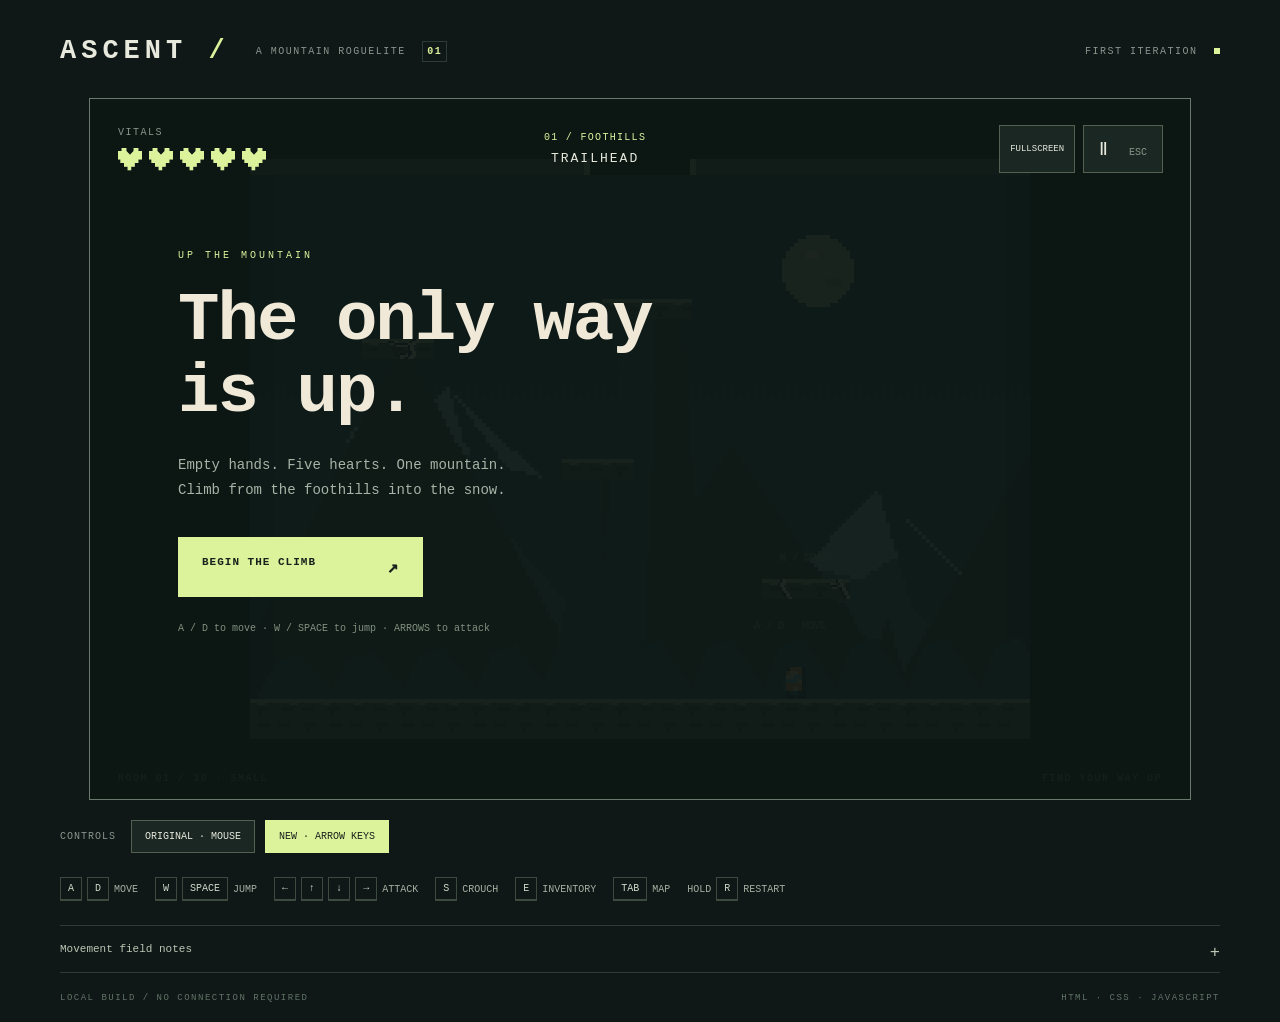
<file: index.html>
<!doctype html>
<html lang="en">
<head>
  <meta charset="utf-8">
  <meta name="viewport" content="width=device-width, initial-scale=1">
  <title>Ascent — platformer prototype</title>
  <link rel="stylesheet" href="style.css">
</head>
<body>
  <main>
    <header><a class="brand" href="index.html">ASCENT<span> / </span></a><span class="edition">A MOUNTAIN ROGUELITE <b>01</b></span><span id="dev-indicator" hidden role="status" style="color:#f1c797;font:12px monospace">DEV MODE · INVINCIBLE</span><span class="build">FIRST ITERATION <i></i></span></header>
    <div id="game-display"><section class="game-shell" aria-label="Ascent game">
      <div class="hud"><div><div class="eyebrow">VITALS</div><div id="hearts" aria-label="10 of 10 hit points"></div></div><div class="location"><span id="floor-label">FLOOR 01</span><strong id="room-label">THE START</strong></div><div class="game-actions"><button id="fullscreen-button" aria-pressed="false" title="Toggle fullscreen">FULLSCREEN</button><button id="pause-button" title="Pause (Escape)">Ⅱ <span>ESC</span></button></div></div>
      <canvas id="game" width="1100" height="700" tabindex="0" aria-label="Platformer. A and D move, W or Space jumps, S crouches, arrow keys attack. Full controls below."></canvas>
      <div id="dev-controls" hidden aria-label="Developer settings">
        <span>DEV</span><span>Damage</span><button id="dev-damage-down" aria-label="Decrease developer damage">−</button><output id="dev-damage-value">3</output><button id="dev-damage-up" aria-label="Increase developer damage">+</button>
        <span>Flight</span><button id="dev-speed-down" aria-label="Decrease flight speed">−</button><output id="dev-speed-value">1×</output><button id="dev-speed-up" aria-label="Increase flight speed">+</button><button id="dev-reset">RESET</button>
      </div>
      <div class="room-caption"><span id="room-coordinate">ROOM 01</span><span id="room-note">FIND YOUR WAY UP</span></div>
      <div class="overlay" id="overlay"><div class="panel"><div class="eyebrow" id="overlay-kicker">UP THE MOUNTAIN</div><h1 id="overlay-title">The only way<br>is up.</h1><p id="overlay-copy">Empty hands. Five hearts. One mountain.<br>Climb from the foothills into the snow.</p><button class="primary" id="overlay-action">BEGIN THE CLIMB <span>↗</span></button><p class="small" id="overlay-foot">A / D to move · W / SPACE to jump · ARROWS to attack</p></div></div>
    </section></div>
    <footer><div class="scheme-picker" role="group" aria-label="Control scheme"><span>CONTROLS</span><button id="scheme-original" aria-pressed="false">ORIGINAL · MOUSE</button><button id="scheme-new" aria-pressed="true">NEW · ARROW KEYS</button></div><div class="controls"><span><kbd>A</kbd><kbd>D</kbd> MOVE</span><span><kbd>W</kbd><kbd>SPACE</kbd> JUMP</span><span><kbd>←</kbd><kbd>↑</kbd><kbd>↓</kbd><kbd>→</kbd> ATTACK</span><span><kbd>S</kbd> CROUCH</span><span><kbd>E</kbd> INVENTORY</span><span><kbd>TAB</kbd> MAP</span><span>HOLD <kbd>R</kbd> RESTART</span></div><details><summary>Movement field notes <span>+</span></summary><div class="notes"><p><b>Downward movement</b>Press Down Arrow in the air to attack down and pogo on enemies or projectiles. Hold S + Space to drop through a thin platform. Crouching keeps you from walking off an edge.</p><p><b>Walls & ledges</b>Touch visible rock to slide; open cliff edges cannot be gripped. Hold toward rock to slide slower, or hold S to stop. W or Space wall-jumps or pulls you onto a grabbed ledge.</p><p><b>Your climb</b>Walk through gaps in the side walls, jump through ceiling openings, or drop through floor openings. Defeat the boss in the final room to reach the next mountain section. Item and shop rooms end separate branching paths and remain placeholders.</p></div></details><div class="bottom-line"><span>LOCAL BUILD / NO CONNECTION REQUIRED</span><span>HTML · CSS · JAVASCRIPT</span></div></footer>
  </main>
  <script src="sprites.js"></script>
  <script src="room-layouts.js?v=room-variety-2"></script>
  <script src="game.js?v=room-variety-2"></script>
</body>
</html>
</file>
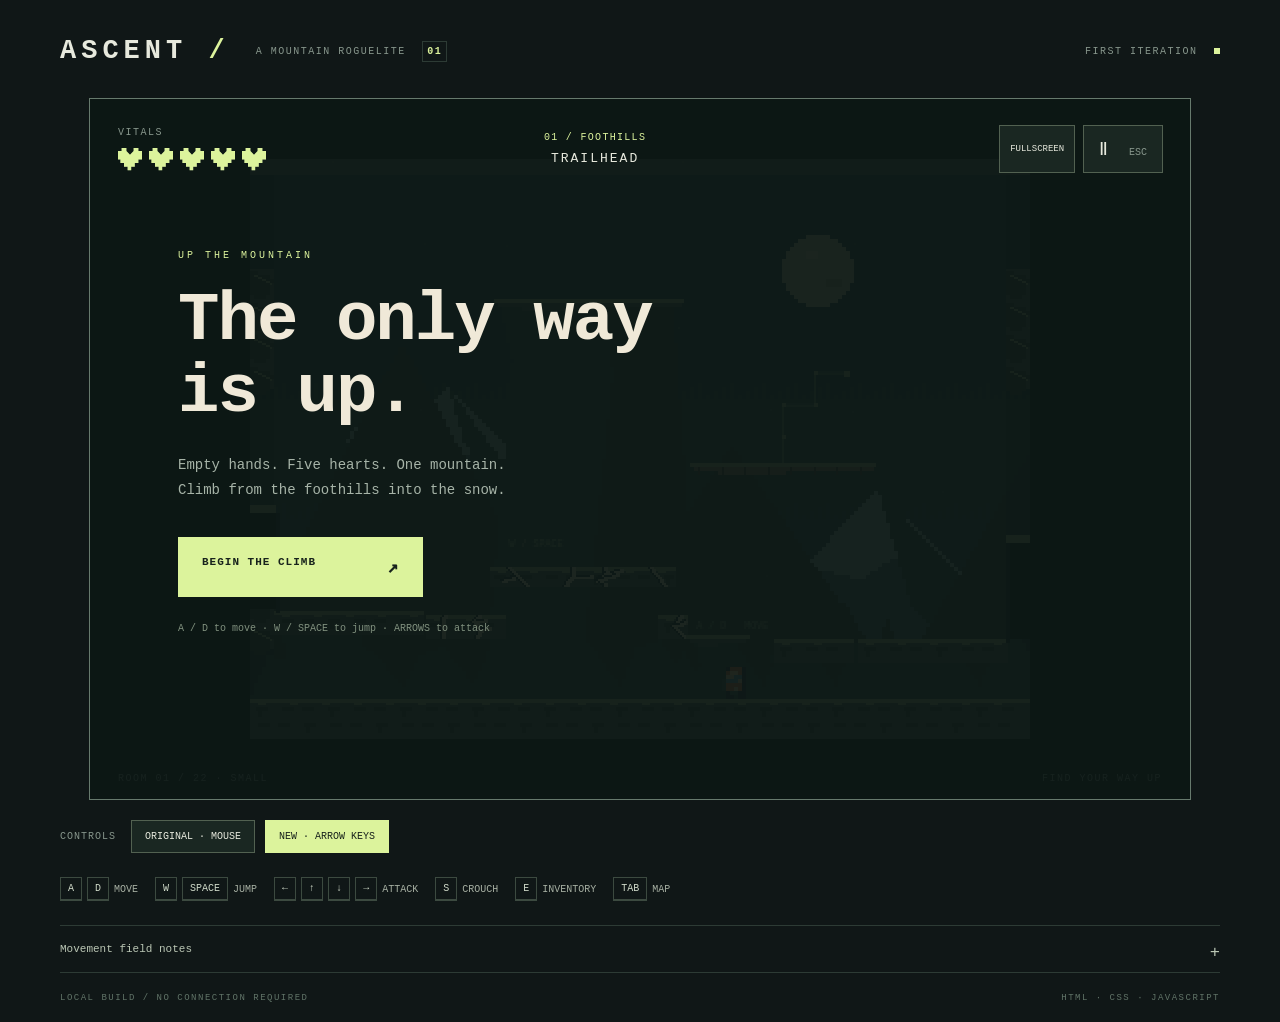
<file: outputs/index.html>
<!doctype html>
<html lang="en">
<head>
  <meta charset="utf-8">
  <meta name="viewport" content="width=device-width, initial-scale=1">
  <title>Ascent — platformer prototype</title>
  <link rel="stylesheet" href="style.css">
</head>
<body>
  <main>
    <header><a class="brand" href="index.html">ASCENT<span> / </span></a><span class="edition">A MOUNTAIN ROGUELITE <b>01</b></span><span id="dev-indicator" hidden role="status" style="color:#f1c797;font:12px monospace">DEV MODE · INVINCIBLE</span><span class="build">FIRST ITERATION <i></i></span></header>
    <div id="game-display"><section class="game-shell" aria-label="Ascent game">
      <div class="hud"><div><div class="eyebrow">VITALS</div><div id="hearts" aria-label="10 of 10 hit points"></div></div><div class="location"><span id="floor-label">FLOOR 01</span><strong id="room-label">THE START</strong></div><div class="game-actions"><button id="fullscreen-button" aria-pressed="false" title="Toggle fullscreen">FULLSCREEN</button><button id="pause-button" title="Pause (Escape)">Ⅱ <span>ESC</span></button></div></div>
      <canvas id="game" width="1100" height="700" tabindex="0" aria-label="Platformer. A and D move, W or Space jumps, S crouches, arrow keys attack. Full controls below."></canvas>
      <div id="dev-controls" hidden aria-label="Developer settings">
        <span>DEV</span><span>Damage</span><button id="dev-damage-down" aria-label="Decrease developer damage">−</button><output id="dev-damage-value">3</output><button id="dev-damage-up" aria-label="Increase developer damage">+</button>
        <span>Flight</span><button id="dev-speed-down" aria-label="Decrease flight speed">−</button><output id="dev-speed-value">1×</output><button id="dev-speed-up" aria-label="Increase flight speed">+</button><button id="dev-reset">RESET</button>
      </div>
      <div class="room-caption"><span id="room-coordinate">ROOM 01</span><span id="room-note">FIND YOUR WAY UP</span></div>
      <div class="overlay" id="overlay"><div class="panel"><div class="eyebrow" id="overlay-kicker">UP THE MOUNTAIN</div><h1 id="overlay-title">The only way<br>is up.</h1><p id="overlay-copy">Empty hands. Five hearts. One mountain.<br>Climb from the foothills into the snow.</p><button class="primary" id="overlay-action">BEGIN THE CLIMB <span>↗</span></button><p class="small" id="overlay-foot">A / D to move · W / SPACE to jump · ARROWS to attack</p></div></div>
    </section></div>
    <footer><div class="scheme-picker" role="group" aria-label="Control scheme"><span>CONTROLS</span><button id="scheme-original" aria-pressed="false">ORIGINAL · MOUSE</button><button id="scheme-new" aria-pressed="true">NEW · ARROW KEYS</button></div><div class="controls"><span><kbd>A</kbd><kbd>D</kbd> MOVE</span><span><kbd>W</kbd><kbd>SPACE</kbd> JUMP</span><span><kbd>←</kbd><kbd>↑</kbd><kbd>↓</kbd><kbd>→</kbd> ATTACK</span><span><kbd>S</kbd> CROUCH</span><span><kbd>E</kbd> INVENTORY</span><span><kbd>TAB</kbd> MAP</span></div><details><summary>Movement field notes <span>+</span></summary><div class="notes"><p><b>Downward movement</b>Press Down Arrow in the air to attack down and pogo on enemies or projectiles. Hold S + Space to drop through a thin platform. Crouching keeps you from walking off an edge.</p><p><b>Walls & ledges</b>Touch visible rock to slide; open cliff edges cannot be gripped. Hold toward rock to slide slower, or hold S to stop. W or Space wall-jumps or pulls you onto a grabbed ledge.</p><p><b>Your climb</b>Walk through gaps in the side walls, jump through ceiling openings, or drop through floor openings. Defeat the boss in the final room to reach the next mountain section. Item and shop rooms end separate branching paths and remain placeholders.</p></div></details><div class="bottom-line"><span>LOCAL BUILD / NO CONNECTION REQUIRED</span><span>HTML · CSS · JAVASCRIPT</span></div></footer>
  </main>
  <script src="sprites.js"></script>
  <script src="game.js"></script>
</body>
</html>
</file>
<file: style.css>
:root{color-scheme:dark;--bg:#101717;--ink:#e7e9dd;--muted:#87968c;--accent:#dcf39c;--line:#2d3b35}*{box-sizing:border-box}body{margin:0;background:var(--bg);color:var(--ink);font:14px Arial,Helvetica,sans-serif}main{max-width:1240px;margin:auto;padding:27px 40px 18px}header{display:flex;align-items:center;gap:26px;height:48px;margin-bottom:23px}.brand{font-size:27px;font-weight:900;letter-spacing:5px;color:var(--ink);text-decoration:none}.brand span{color:var(--accent)}.edition,.build,.eyebrow,.bottom-line,.room-caption{font:10px monospace;letter-spacing:1.5px}.edition{color:var(--muted)}.edition b{border:1px solid var(--line);padding:4px;margin-left:9px;color:var(--accent)}.build{margin-left:auto;color:var(--muted)}.build i{display:inline-block;width:6px;height:6px;background:var(--accent);border-radius:50%;margin-left:9px}.game-shell{position:relative;border:1px solid #425044;background:#111c1b;overflow:hidden}canvas{display:block;width:100%;aspect-ratio:11/7;outline:none;cursor:crosshair}.hud{position:absolute;top:26px;left:28px;right:27px;display:flex;align-items:center;justify-content:space-between;pointer-events:none;z-index:1}.eyebrow{color:var(--muted);margin-bottom:10px}#hearts{display:flex;gap:7px}.heart{width:24px;height:24px;display:inline-block;position:relative;clip-path:polygon(50% 20%,65% 5%,85% 5%,100% 22%,100% 48%,50% 96%,0 48%,0 22%,15% 5%,35% 5%);background:#435149}.heart:after{content:"";position:absolute;inset:0;background:var(--accent)}.heart.half:after{top:50%}.heart.empty:after{display:none}.location{text-align:center;margin-left:-75px}.location span{display:block;font:10px monospace;letter-spacing:2px;color:var(--accent);margin-bottom:7px}.location strong{font:13px monospace;letter-spacing:2px}button{font:11px monospace;cursor:pointer;border:1px solid #526151;color:var(--ink);background:#1a2722;padding:12px 15px}button:hover{background:#33422e}button:focus-visible{outline:2px solid var(--accent);outline-offset:4px}#pause-button{pointer-events:auto;font-size:18px}#pause-button span{font-size:10px;margin-left:10px;color:var(--muted)}.room-caption{position:absolute;bottom:15px;left:28px;right:28px;display:flex;justify-content:space-between;color:#899b88;pointer-events:none}.overlay{position:absolute;inset:0;background:linear-gradient(90deg,rgba(12,23,21,.97),rgba(12,23,21,.77) 50%,rgba(12,23,21,.25));display:flex;align-items:center;padding:8%;z-index:2}.overlay.hidden{display:none}.panel{max-width:640px}.panel .eyebrow{color:var(--accent);letter-spacing:3px}h1{font-size:clamp(35px,5.4vw,76px);line-height:1.04;letter-spacing:-3px;font-weight:500;margin:24px 0}p{font-size:14px;line-height:1.8;color:#a7b4a8}.primary{background:var(--accent);color:#18221c;border:0;padding:19px 24px;margin-top:20px;font-weight:bold;letter-spacing:1px;min-width:245px;text-align:left}.primary:hover{background:#eeffc0}.primary span{float:right;margin-left:30px;font-size:18px}.small{font:10px monospace!important;margin-top:23px;line-height:1.8!important;color:#81917f}.controls{display:flex;flex-wrap:wrap;gap:17px;padding:24px 0;color:#a7b0a3;font:10px monospace}.controls span{display:flex;align-items:center;gap:5px}kbd{border:1px solid #3c4a40;border-bottom-width:2px;border-radius:3px;color:#d1dbca;padding:5px 7px;font:10px monospace}details{border-top:1px solid var(--line);border-bottom:1px solid var(--line)}summary{padding:17px 0;font:11px monospace;color:#bbc7b5;cursor:pointer;list-style:none}summary span{float:right;font-size:17px}.notes{display:grid;grid-template-columns:repeat(3,1fr);gap:28px;padding-bottom:12px}.notes p{font-size:12px;margin:0}.notes b{display:block;color:var(--accent);font-weight:normal;margin-bottom:5px}.bottom-line{display:flex;justify-content:space-between;padding-top:20px;color:#617468;font-size:9px}@media(max-width:700px){main{padding:12px}.edition{display:none}.build{font-size:8px}.hud{top:12px;left:12px;right:12px}.heart{width:15px;height:15px}#hearts{gap:4px}.location{margin-left:0}.location strong{font-size:9px}.location span{font-size:8px}#pause-button{padding:6px}.eyebrow{font-size:8px;margin-bottom:5px}.overlay{padding:6%}h1{margin:12px 0;letter-spacing:-1px}.panel p{font-size:11px}.primary{padding:12px;margin-top:5px}.small{display:none}.room-caption{font-size:7px;left:12px;right:12px;bottom:8px}.notes{grid-template-columns:1fr;gap:15px}.controls{gap:10px}.bottom-line{font-size:7px}}

.scheme-picker{display:flex;align-items:center;gap:10px;flex-wrap:wrap;margin-top:20px}.scheme-picker>span{font:10px monospace;letter-spacing:1px;color:var(--muted);margin-right:5px}.scheme-picker button{font-size:10px;padding:10px 13px}.scheme-picker button[aria-pressed="true"]{background:var(--accent);color:#18221c;border-color:var(--accent)}

.location{max-width:50%}.location span{letter-spacing:1.3px}.game-shell{border-color:#677a6d}.panel h1{color:#f0e9d8}

canvas{image-rendering:pixelated;image-rendering:crisp-edges}.heart{clip-path:polygon(0 15%,15% 15%,15% 0,35% 0,35% 15%,50% 30%,65% 15%,65% 0,85% 0,85% 15%,100% 15%,100% 50%,85% 50%,85% 65%,70% 65%,70% 80%,55% 80%,55% 95%,40% 95%,40% 80%,25% 80%,25% 65%,10% 65%,10% 50%,0 50%)}

/* Match the game world with square, crisp interface details. */
body{font-family:monospace}h1{font-family:monospace;font-weight:bold;letter-spacing:-2px}kbd,.build i{border-radius:0}.overlay{background:rgba(12,23,21,.92)}canvas{image-rendering:pixelated}

.game-shell{margin-inline:auto;flex-shrink:0}main{overflow-x:auto}

.game-actions{display:flex;gap:8px;pointer-events:auto}.hud{z-index:3}#fullscreen-button{font-size:9px;padding:10px}#game-display:fullscreen,#game-display.window-mode{display:flex;align-items:center;justify-content:center;width:100vw;height:100vh;background:#0b1412;overflow:auto}#game-display.window-mode{position:fixed;inset:0;z-index:100}#game-display:fullscreen .game-shell,#game-display.window-mode .game-shell{margin:auto}

#game-display:fullscreen .game-shell,#game-display.window-mode .game-shell{border:0;margin:0;overflow:hidden}#game-display:fullscreen canvas,#game-display.window-mode canvas{aspect-ratio:auto}

#dev-controls{position:absolute;bottom:40px;left:50%;transform:translateX(-50%);z-index:4;display:flex;align-items:center;gap:7px;padding:8px;background:#142522;border:1px solid #8ca572;font:11px monospace;white-space:nowrap}#dev-controls[hidden]{display:none}#dev-controls button{padding:5px 8px}#dev-controls output{min-width:26px;text-align:center;color:#dcf39c}
</file>
<file: outputs/style.css>
:root{color-scheme:dark;--bg:#101717;--ink:#e7e9dd;--muted:#87968c;--accent:#dcf39c;--line:#2d3b35}*{box-sizing:border-box}body{margin:0;background:var(--bg);color:var(--ink);font:14px Arial,Helvetica,sans-serif}main{max-width:1240px;margin:auto;padding:27px 40px 18px}header{display:flex;align-items:center;gap:26px;height:48px;margin-bottom:23px}.brand{font-size:27px;font-weight:900;letter-spacing:5px;color:var(--ink);text-decoration:none}.brand span{color:var(--accent)}.edition,.build,.eyebrow,.bottom-line,.room-caption{font:10px monospace;letter-spacing:1.5px}.edition{color:var(--muted)}.edition b{border:1px solid var(--line);padding:4px;margin-left:9px;color:var(--accent)}.build{margin-left:auto;color:var(--muted)}.build i{display:inline-block;width:6px;height:6px;background:var(--accent);border-radius:50%;margin-left:9px}.game-shell{position:relative;border:1px solid #425044;background:#111c1b;overflow:hidden}canvas{display:block;width:100%;aspect-ratio:11/7;outline:none;cursor:crosshair}.hud{position:absolute;top:26px;left:28px;right:27px;display:flex;align-items:center;justify-content:space-between;pointer-events:none;z-index:1}.eyebrow{color:var(--muted);margin-bottom:10px}#hearts{display:flex;gap:7px}.heart{width:24px;height:24px;display:inline-block;position:relative;clip-path:polygon(50% 20%,65% 5%,85% 5%,100% 22%,100% 48%,50% 96%,0 48%,0 22%,15% 5%,35% 5%);background:#435149}.heart:after{content:"";position:absolute;inset:0;background:var(--accent)}.heart.half:after{top:50%}.heart.empty:after{display:none}.location{text-align:center;margin-left:-75px}.location span{display:block;font:10px monospace;letter-spacing:2px;color:var(--accent);margin-bottom:7px}.location strong{font:13px monospace;letter-spacing:2px}button{font:11px monospace;cursor:pointer;border:1px solid #526151;color:var(--ink);background:#1a2722;padding:12px 15px}button:hover{background:#33422e}button:focus-visible{outline:2px solid var(--accent);outline-offset:4px}#pause-button{pointer-events:auto;font-size:18px}#pause-button span{font-size:10px;margin-left:10px;color:var(--muted)}.room-caption{position:absolute;bottom:15px;left:28px;right:28px;display:flex;justify-content:space-between;color:#899b88;pointer-events:none}.overlay{position:absolute;inset:0;background:linear-gradient(90deg,rgba(12,23,21,.97),rgba(12,23,21,.77) 50%,rgba(12,23,21,.25));display:flex;align-items:center;padding:8%;z-index:2}.overlay.hidden{display:none}.panel{max-width:640px}.panel .eyebrow{color:var(--accent);letter-spacing:3px}h1{font-size:clamp(35px,5.4vw,76px);line-height:1.04;letter-spacing:-3px;font-weight:500;margin:24px 0}p{font-size:14px;line-height:1.8;color:#a7b4a8}.primary{background:var(--accent);color:#18221c;border:0;padding:19px 24px;margin-top:20px;font-weight:bold;letter-spacing:1px;min-width:245px;text-align:left}.primary:hover{background:#eeffc0}.primary span{float:right;margin-left:30px;font-size:18px}.small{font:10px monospace!important;margin-top:23px;line-height:1.8!important;color:#81917f}.controls{display:flex;flex-wrap:wrap;gap:17px;padding:24px 0;color:#a7b0a3;font:10px monospace}.controls span{display:flex;align-items:center;gap:5px}kbd{border:1px solid #3c4a40;border-bottom-width:2px;border-radius:3px;color:#d1dbca;padding:5px 7px;font:10px monospace}details{border-top:1px solid var(--line);border-bottom:1px solid var(--line)}summary{padding:17px 0;font:11px monospace;color:#bbc7b5;cursor:pointer;list-style:none}summary span{float:right;font-size:17px}.notes{display:grid;grid-template-columns:repeat(3,1fr);gap:28px;padding-bottom:12px}.notes p{font-size:12px;margin:0}.notes b{display:block;color:var(--accent);font-weight:normal;margin-bottom:5px}.bottom-line{display:flex;justify-content:space-between;padding-top:20px;color:#617468;font-size:9px}@media(max-width:700px){main{padding:12px}.edition{display:none}.build{font-size:8px}.hud{top:12px;left:12px;right:12px}.heart{width:15px;height:15px}#hearts{gap:4px}.location{margin-left:0}.location strong{font-size:9px}.location span{font-size:8px}#pause-button{padding:6px}.eyebrow{font-size:8px;margin-bottom:5px}.overlay{padding:6%}h1{margin:12px 0;letter-spacing:-1px}.panel p{font-size:11px}.primary{padding:12px;margin-top:5px}.small{display:none}.room-caption{font-size:7px;left:12px;right:12px;bottom:8px}.notes{grid-template-columns:1fr;gap:15px}.controls{gap:10px}.bottom-line{font-size:7px}}

.scheme-picker{display:flex;align-items:center;gap:10px;flex-wrap:wrap;margin-top:20px}.scheme-picker>span{font:10px monospace;letter-spacing:1px;color:var(--muted);margin-right:5px}.scheme-picker button{font-size:10px;padding:10px 13px}.scheme-picker button[aria-pressed="true"]{background:var(--accent);color:#18221c;border-color:var(--accent)}

.location{max-width:50%}.location span{letter-spacing:1.3px}.game-shell{border-color:#677a6d}.panel h1{color:#f0e9d8}

canvas{image-rendering:pixelated;image-rendering:crisp-edges}.heart{clip-path:polygon(0 15%,15% 15%,15% 0,35% 0,35% 15%,50% 30%,65% 15%,65% 0,85% 0,85% 15%,100% 15%,100% 50%,85% 50%,85% 65%,70% 65%,70% 80%,55% 80%,55% 95%,40% 95%,40% 80%,25% 80%,25% 65%,10% 65%,10% 50%,0 50%)}

/* Match the game world with square, crisp interface details. */
body{font-family:monospace}h1{font-family:monospace;font-weight:bold;letter-spacing:-2px}kbd,.build i{border-radius:0}.overlay{background:rgba(12,23,21,.92)}canvas{image-rendering:pixelated}

.game-shell{margin-inline:auto;flex-shrink:0}main{overflow-x:auto}

.game-actions{display:flex;gap:8px;pointer-events:auto}.hud{z-index:3}#fullscreen-button{font-size:9px;padding:10px}#game-display:fullscreen,#game-display.window-mode{display:flex;align-items:center;justify-content:center;width:100vw;height:100vh;background:#0b1412;overflow:auto}#game-display.window-mode{position:fixed;inset:0;z-index:100}#game-display:fullscreen .game-shell,#game-display.window-mode .game-shell{margin:auto}

#game-display:fullscreen .game-shell,#game-display.window-mode .game-shell{border:0;margin:0;overflow:hidden}#game-display:fullscreen canvas,#game-display.window-mode canvas{aspect-ratio:auto}

#dev-controls{position:absolute;bottom:40px;left:50%;transform:translateX(-50%);z-index:4;display:flex;align-items:center;gap:7px;padding:8px;background:#142522;border:1px solid #8ca572;font:11px monospace;white-space:nowrap}#dev-controls[hidden]{display:none}#dev-controls button{padding:5px 8px}#dev-controls output{min-width:26px;text-align:center;color:#dcf39c}
</file>
